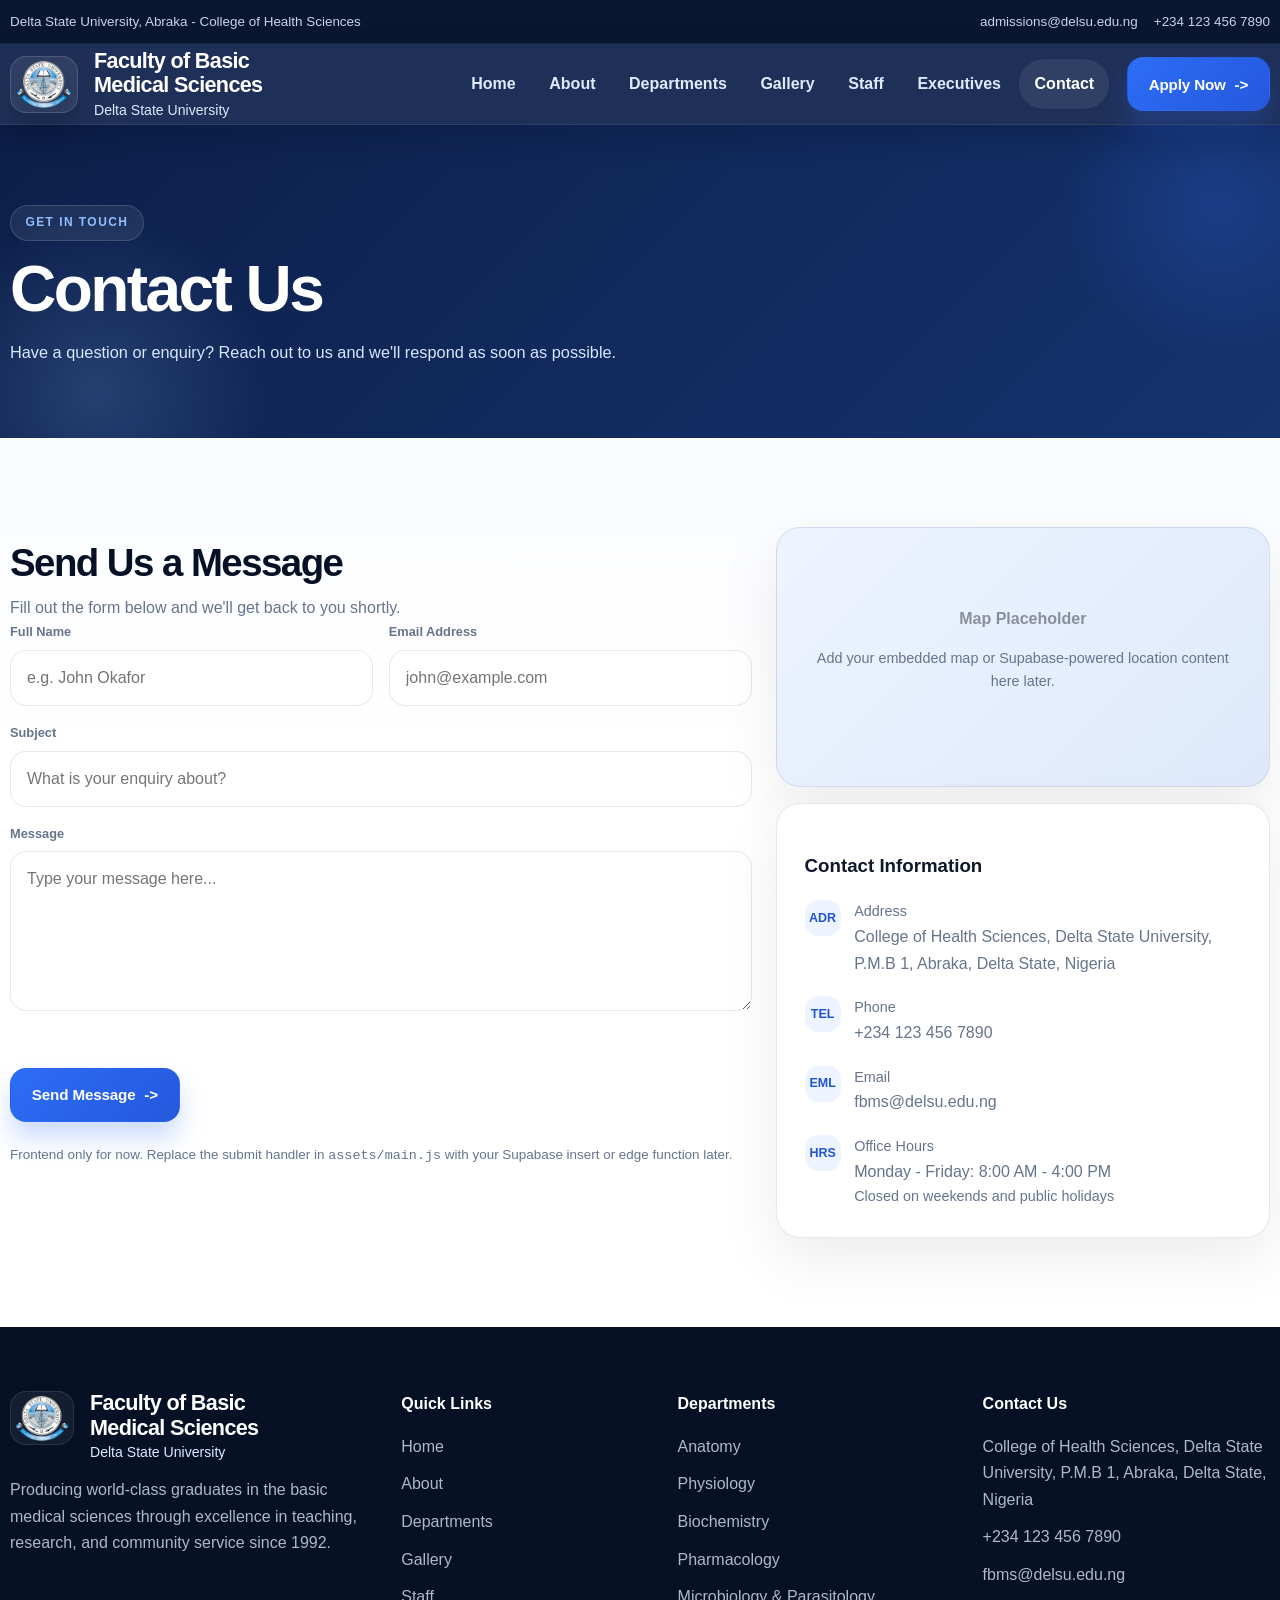
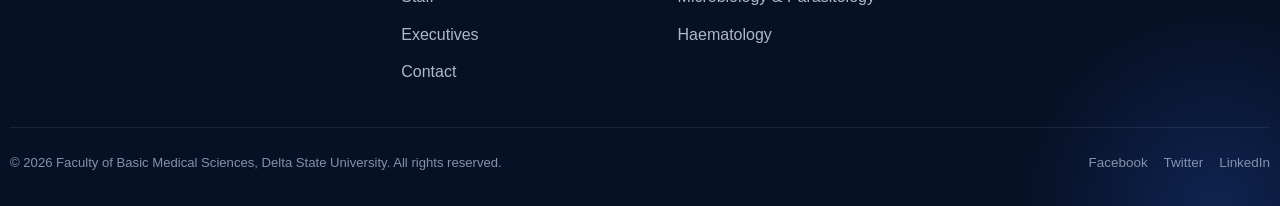
<file: apps/web/contact.html>
<!DOCTYPE html>
<html lang="en">
  <head>
    <meta charset="UTF-8" />
    <meta name="viewport" content="width=device-width, initial-scale=1.0" />
    <title>Contact | Faculty of Basic Medical Sciences</title>
    <link rel="preconnect" href="https://images.pexels.com" crossorigin />
    <link rel="preconnect" href="https://raw.createusercontent.com" crossorigin />
    <link rel="dns-prefetch" href="https://images.pexels.com" />
    <link rel="stylesheet" href="assets/styles.css" />
  </head>
  <body data-page="contact">
    <div id="site-header"></div>
    <main id="page-content"></main>
    <div id="site-footer"></div>
    <script src="assets/data.js"></script>
    <script src="assets/main.js"></script>
  </body>
  </html>
</file>
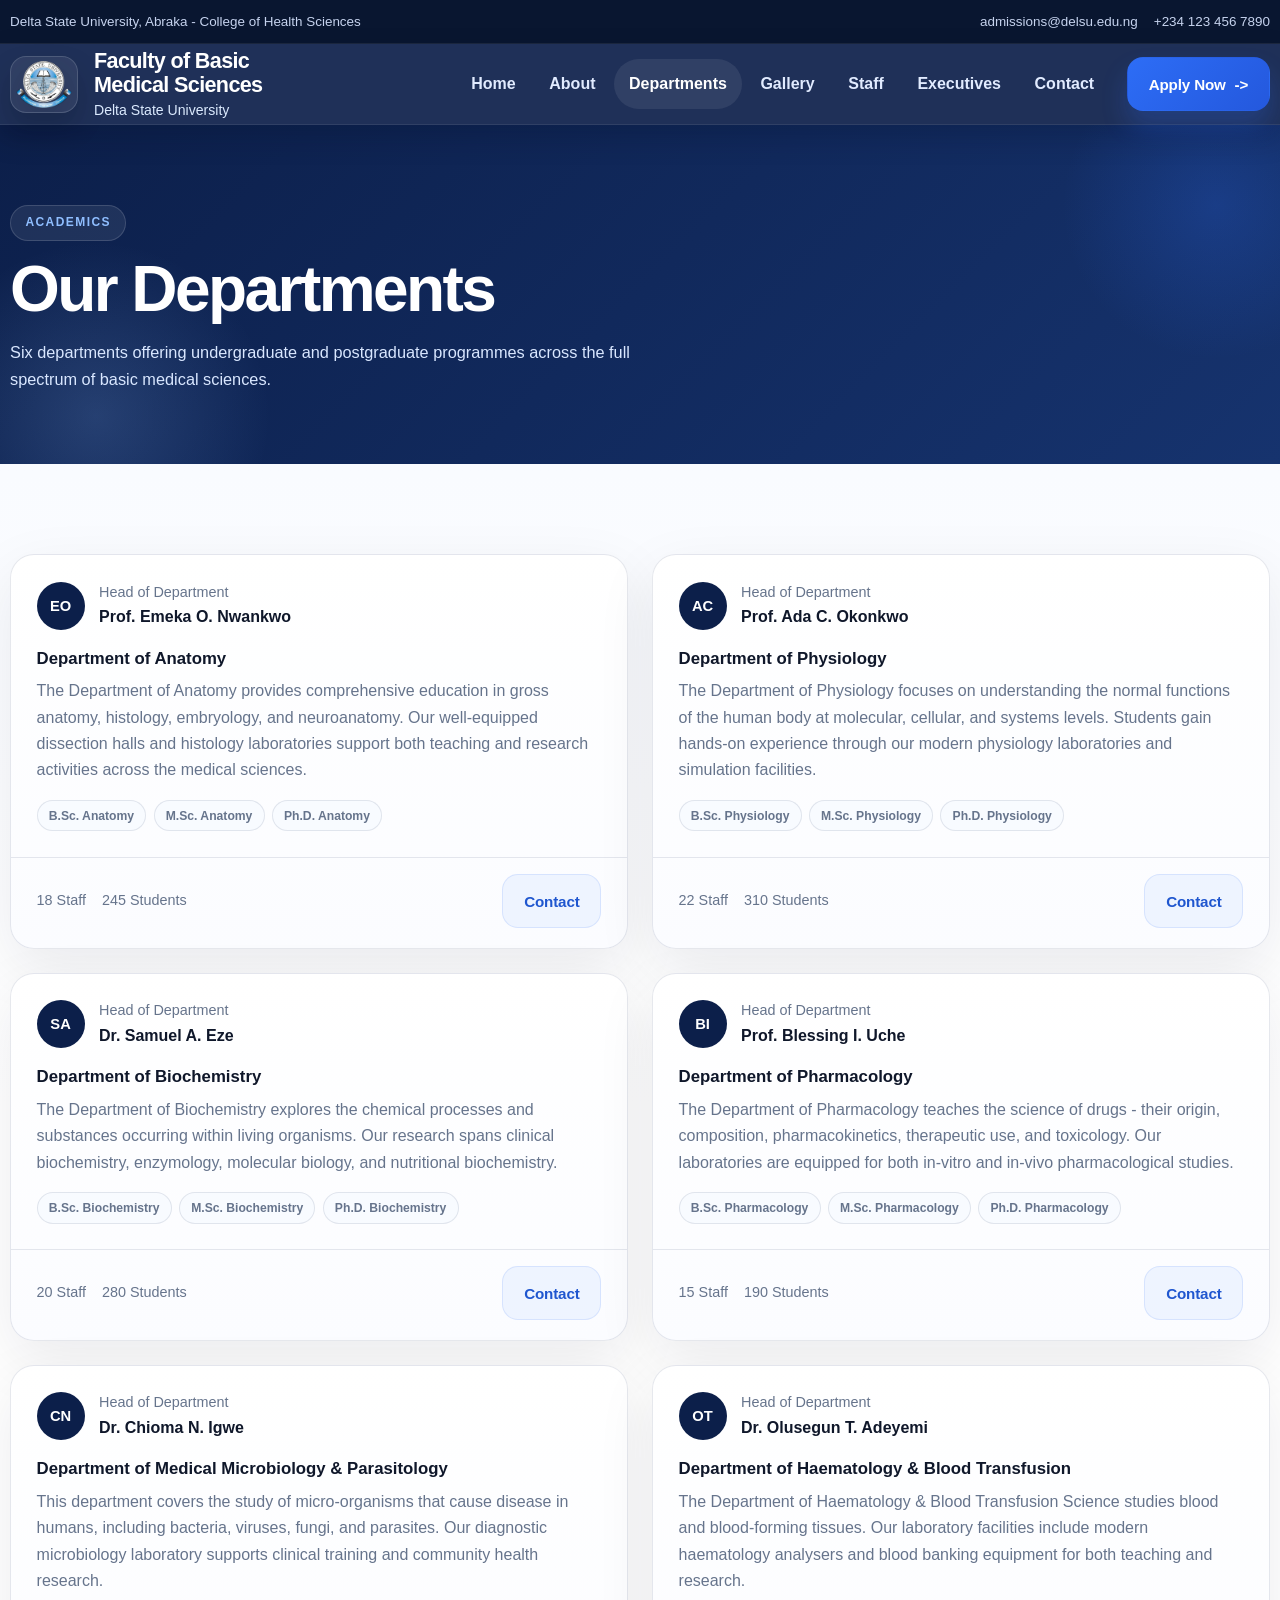
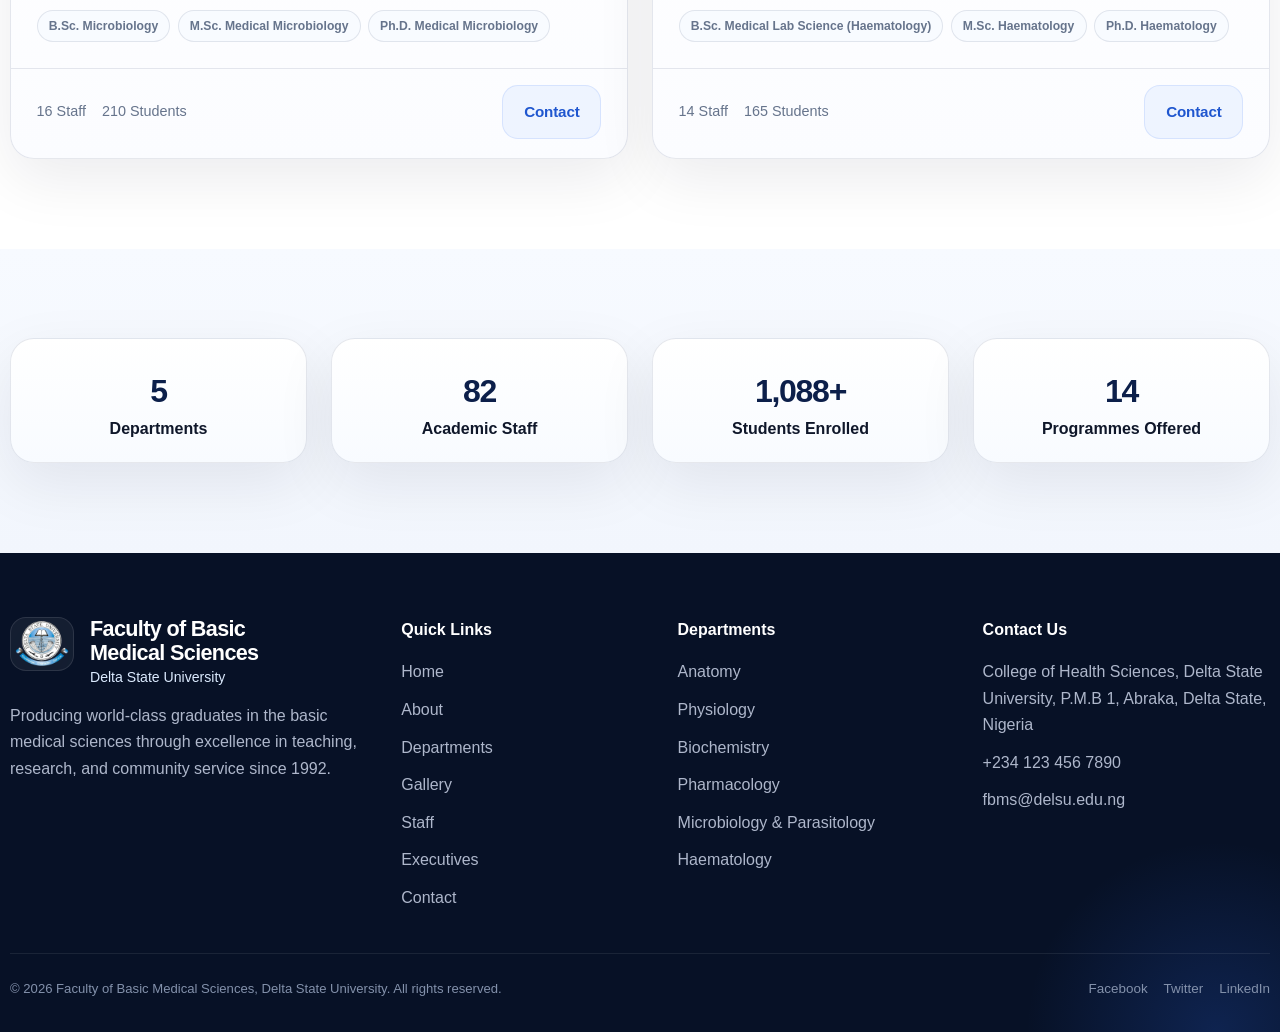
<file: apps/web/departments.html>
<!DOCTYPE html>
<html lang="en">
  <head>
    <meta charset="UTF-8" />
    <meta name="viewport" content="width=device-width, initial-scale=1.0" />
    <title>Departments | Faculty of Basic Medical Sciences</title>
    <link rel="preconnect" href="https://images.pexels.com" crossorigin />
    <link rel="preconnect" href="https://raw.createusercontent.com" crossorigin />
    <link rel="dns-prefetch" href="https://images.pexels.com" />
    <link rel="stylesheet" href="assets/styles.css" />
  </head>
  <body data-page="departments">
    <div id="site-header"></div>
    <main id="page-content"></main>
    <div id="site-footer"></div>
    <script src="assets/data.js"></script>
    <script src="assets/main.js"></script>
  </body>
  </html>
</file>
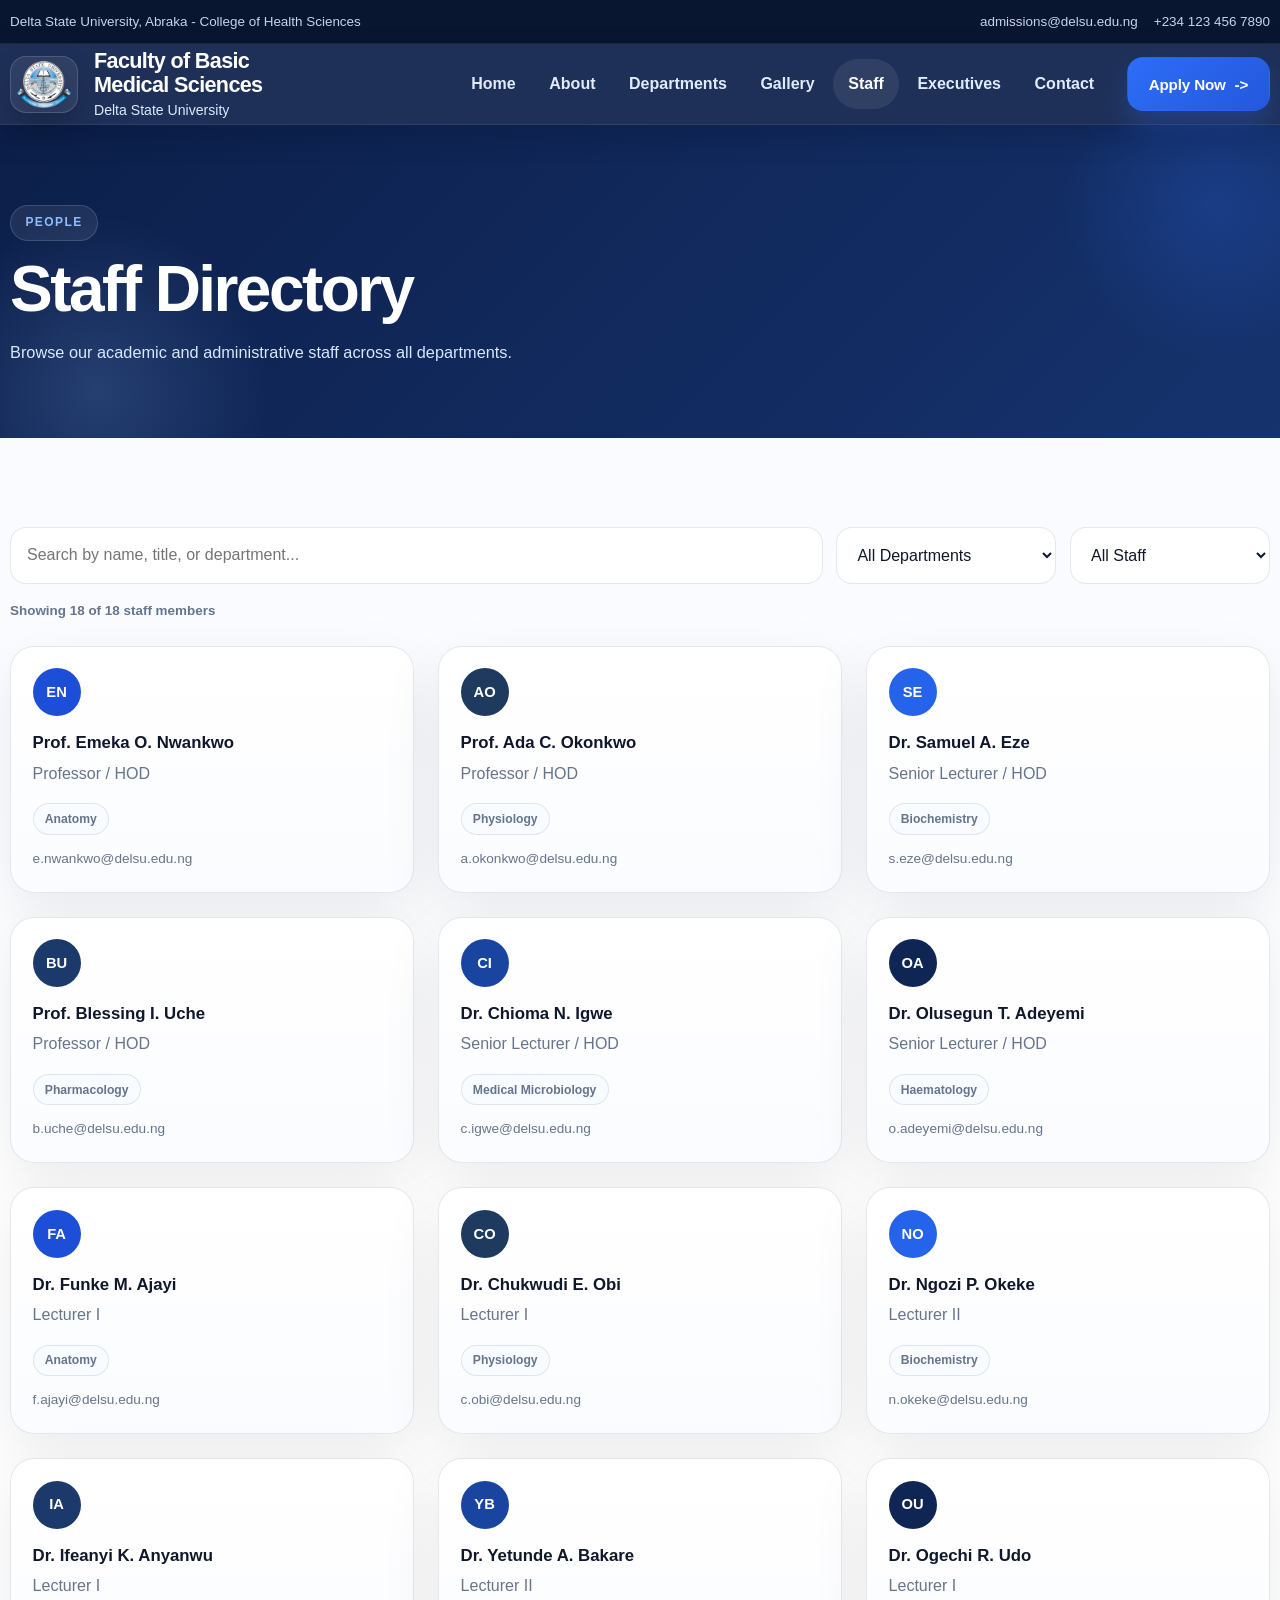
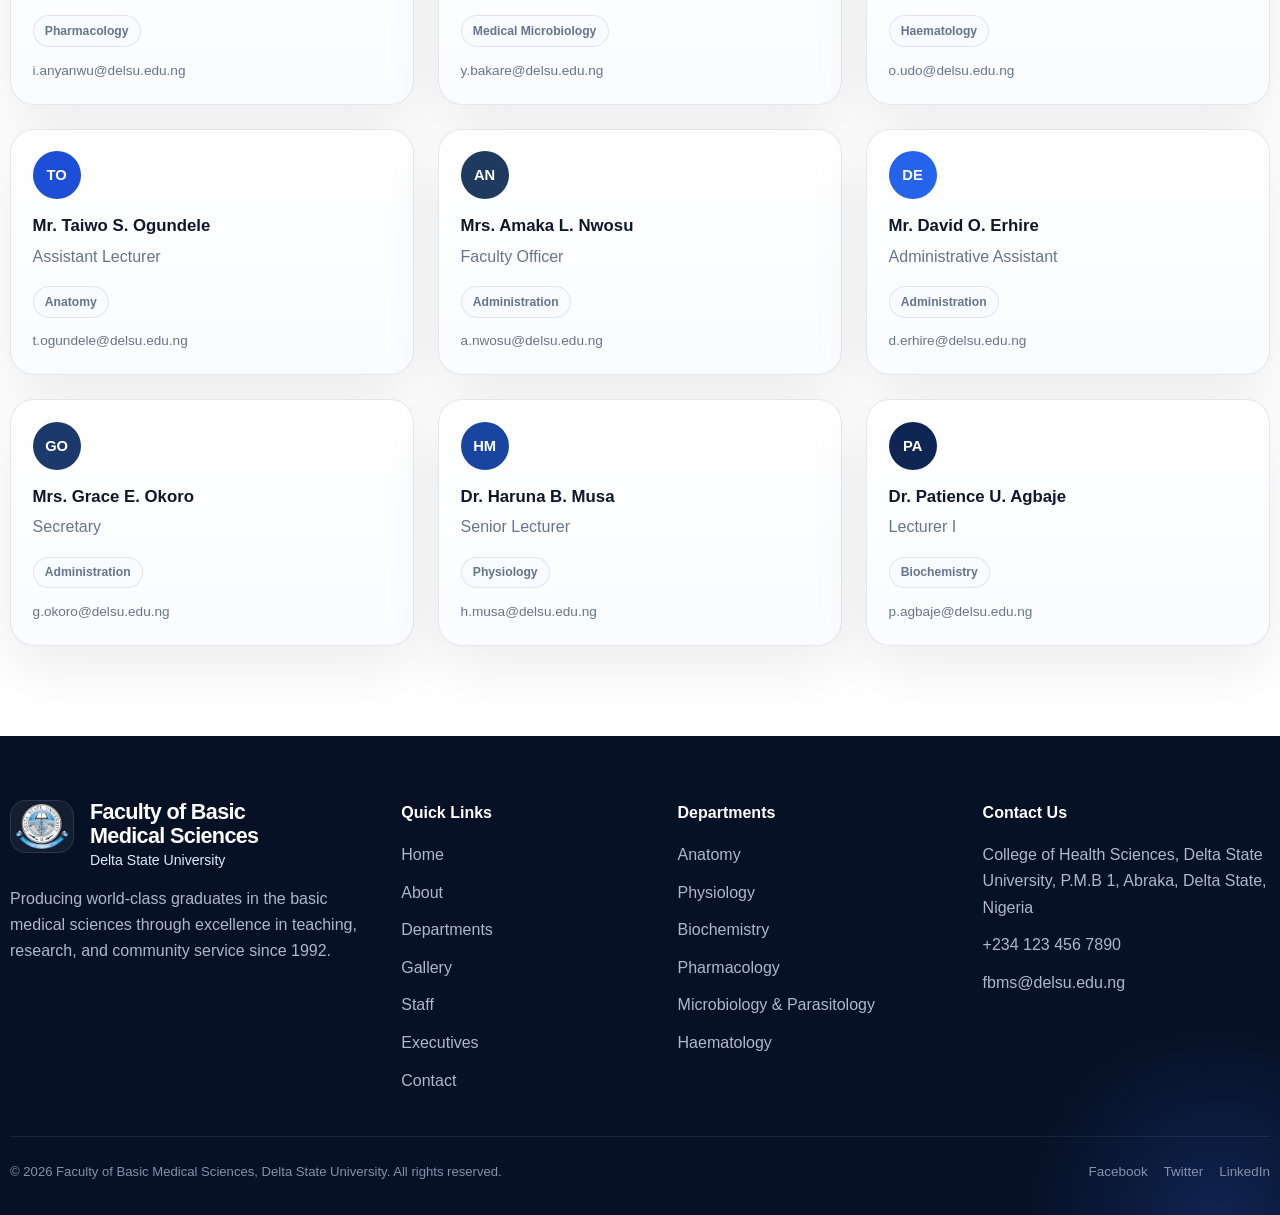
<file: apps/web/staff.html>
<!DOCTYPE html>
<html lang="en">
  <head>
    <meta charset="UTF-8" />
    <meta name="viewport" content="width=device-width, initial-scale=1.0" />
    <title>Staff Directory | Faculty of Basic Medical Sciences</title>
    <link rel="stylesheet" href="assets/styles.css" />
  </head>
  <body data-page="staff">
    <div id="site-header"></div>
    <main id="page-content"></main>
    <div id="site-footer"></div>
    <script src="assets/data.js"></script>
    <script src="assets/main.js"></script>
  </body>
  </html>
</file>
<file: apps/web/assets/styles.css>
:root {
  --navy-deep: #071126;
  --navy: #0c1f4a;
  --navy-soft: #16336e;
  --blue: #2d6df6;
  --blue-strong: #1f56cf;
  --blue-soft: #eef4ff;
  --blue-mid: #8fbeff;
  --blue-light: #dbeafe;
  --sky: #f5f8ff;
  --text: #0f172a;
  --text-soft: #42526b;
  --text-muted: #66748c;
  --line: rgba(15, 37, 84, 0.1);
  --line-strong: rgba(15, 37, 84, 0.16);
  --panel: #ffffff;
  --panel-soft: #f7f9fd;
  --white: #ffffff;
  --success-bg: #f0fdf4;
  --success-line: #bbf7d0;
  --success-text: #166534;
  --shadow: 0 20px 60px rgba(6, 18, 43, 0.08);
  --shadow-lg: 0 24px 70px rgba(6, 18, 43, 0.14);
  --radius-xl: 1.5rem;
  --radius-lg: 1.25rem;
  --radius-md: 1rem;
  --radius-sm: 0.8rem;
  --transition: 180ms ease;
}

*,
*::before,
*::after {
  box-sizing: border-box;
}

html {
  scroll-behavior: smooth;
}

body {
  margin: 0;
  min-width: 320px;
  font-family: Aptos, "Segoe UI", Tahoma, Geneva, Verdana, sans-serif;
  color: var(--text);
  background: linear-gradient(180deg, #f4f8ff 0%, #f9fbff 18%, #ffffff 42%);
  line-height: 1.65;
}

img {
  display: block;
  max-width: 100%;
  height: auto;
}

a {
  color: inherit;
  text-decoration: none;
}

button,
input,
select,
textarea {
  font: inherit;
}

.container {
  width: min(1320px, calc(100% - 1.25rem));
  margin: 0 auto;
}

.section {
  position: relative;
  padding: clamp(4rem, 7vw, 6rem) 0;
}

.section-alt {
  background: linear-gradient(180deg, #f7faff 0%, #f2f6fd 100%);
}

.page-hero {
  position: relative;
  overflow: hidden;
  background: linear-gradient(135deg, var(--navy) 0%, var(--navy-soft) 100%);
  color: var(--white);
}

.page-hero::before {
  content: "";
  position: absolute;
  inset: auto auto -8rem -5rem;
  width: 22rem;
  height: 22rem;
  border-radius: 50%;
  background: radial-gradient(circle, rgba(143, 190, 255, 0.18) 0%, rgba(143, 190, 255, 0) 70%);
}

.page-hero::after {
  content: "";
  position: absolute;
  inset: -5rem -6rem auto auto;
  width: 20rem;
  height: 20rem;
  border-radius: 50%;
  background: radial-gradient(circle, rgba(45, 109, 246, 0.22) 0%, rgba(45, 109, 246, 0) 68%);
}

.page-hero__inner {
  position: relative;
  z-index: 1;
  max-width: 48rem;
  padding: 5rem 0 4.5rem;
}

.page-hero__eyebrow {
  display: inline-block;
  margin-bottom: 1rem;
  padding: 0.45rem 0.9rem;
  border-radius: 999px;
  background: rgba(255, 255, 255, 0.08);
  border: 1px solid rgba(255, 255, 255, 0.14);
  color: var(--blue-mid);
  font-size: 0.75rem;
  font-weight: 700;
  letter-spacing: 0.12em;
  text-transform: uppercase;
}

.page-hero__title {
  margin: 0;
  font-size: clamp(2.4rem, 5vw, 4rem);
  line-height: 1.02;
  letter-spacing: -0.04em;
}

.page-hero__text {
  max-width: 42rem;
  margin: 1rem 0 0;
  color: #d9e7ff;
  font-size: 1.02rem;
}

.utility-bar {
  background: #091630;
  border-bottom: 1px solid rgba(255, 255, 255, 0.08);
  color: #c6d3ee;
}

.utility-bar__inner,
.site-nav__inner {
  display: flex;
  align-items: center;
  justify-content: space-between;
  gap: 1rem;
}

.utility-bar__inner {
  min-height: 2.7rem;
  font-size: 0.84rem;
}

.utility-bar__meta {
  display: flex;
  align-items: center;
  justify-content: flex-end;
  flex-wrap: wrap;
  gap: 1rem;
}

.site-nav {
  position: sticky;
  top: 0;
  z-index: 50;
  background: rgba(12, 31, 74, 0.92);
  border-bottom: 1px solid rgba(255, 255, 255, 0.08);
  box-shadow: 0 12px 28px rgba(5, 15, 36, 0.22);
  backdrop-filter: blur(18px);
}

.site-nav__inner {
  min-height: 5rem;
  gap: 1.5rem;
}

.brand {
  display: inline-flex;
  align-items: center;
  gap: 1rem;
  min-width: 0;
}

.brand--header {
  flex: 0 1 23rem;
  max-width: 23rem;
  color: var(--white);
}

.brand--footer {
  align-items: flex-start;
  color: var(--white);
}

.brand__mark,
.symbol-box,
.avatar {
  display: inline-flex;
  align-items: center;
  justify-content: center;
}

.brand__mark {
  flex: none;
}

.brand__mark--header {
  width: 4.25rem;
  height: 3.55rem;
  padding: 0.25rem;
  border-radius: 1rem;
  background: rgba(255, 255, 255, 0.08);
  border: 1px solid rgba(255, 255, 255, 0.14);
  box-shadow: 0 14px 26px rgba(5, 12, 28, 0.22);
}

.brand__mark--footer {
  width: 4rem;
  height: 3.35rem;
  padding: 0.2rem;
  border-radius: 1rem;
  background: rgba(255, 255, 255, 0.06);
  border: 1px solid rgba(255, 255, 255, 0.1);
}

.brand__mark--image {
  overflow: hidden;
}

.brand__logo {
  width: 100%;
  height: 100%;
  object-fit: contain;
  background: transparent;
  filter: drop-shadow(0 10px 18px rgba(7, 17, 38, 0.26));
}

.brand__text {
  display: flex;
  flex-direction: column;
  min-width: 0;
}

.brand__name {
  margin: 0;
  font-size: clamp(1rem, 0.9vw + 0.7rem, 1.35rem);
  font-weight: 700;
  line-height: 1.12;
  letter-spacing: -0.03em;
  text-wrap: balance;
}

.brand__sub {
  margin: 0.25rem 0 0;
  color: var(--blue-light);
  font-size: 0.88rem;
  line-height: 1.25;
}

.nav-links {
  display: flex;
  align-items: center;
  flex: 1 1 auto;
  min-width: 0;
  justify-content: flex-end;
  flex-wrap: nowrap;
  gap: 0.2rem;
}

.nav-link {
  padding: 0.72rem 0.95rem;
  border-radius: 999px;
  color: #e1ebff;
  font-weight: 600;
  white-space: nowrap;
  transition: color var(--transition), background-color var(--transition), transform var(--transition);
}

.nav-link:hover,
.nav-link.is-active {
  background: rgba(255, 255, 255, 0.08);
  color: var(--white);
}

.nav-cta {
  flex: none;
  margin-left: 0.9rem;
  align-self: center;
}

.button,
.button-secondary,
.button-soft {
  display: inline-flex;
  align-items: center;
  justify-content: center;
  gap: 0.55rem;
  min-height: 3.2rem;
  padding: 0.85rem 1.3rem;
  border-radius: 1rem;
  border: 1px solid transparent;
  font-size: 0.95rem;
  font-weight: 700;
  letter-spacing: -0.01em;
  transition: transform var(--transition), background-color var(--transition), border-color var(--transition),
    box-shadow var(--transition);
}

.button:hover,
.button-secondary:hover,
.button-soft:hover {
  transform: translateY(-2px);
}

.button {
  background: linear-gradient(135deg, var(--blue) 0%, #2458dd 100%);
  color: var(--white);
  box-shadow: 0 16px 26px rgba(45, 109, 246, 0.24);
}

.button-secondary {
  background: rgba(255, 255, 255, 0.06);
  border-color: rgba(255, 255, 255, 0.22);
  color: #edf3ff;
}

.button-soft {
  background: var(--blue-soft);
  border-color: rgba(45, 109, 246, 0.12);
  color: var(--blue-strong);
}

.button-arrow {
  font-weight: 800;
}

.nav-toggle {
  display: none;
  padding: 0.65rem 0.8rem;
  border: 0;
  border-radius: 0.9rem;
  background: rgba(255, 255, 255, 0.08);
  color: var(--white);
  cursor: pointer;
}

.nav-toggle__bars,
.nav-toggle__bars::before,
.nav-toggle__bars::after {
  display: block;
  width: 1.2rem;
  height: 2px;
  background: currentColor;
  border-radius: 999px;
  transition: transform var(--transition), opacity var(--transition);
  content: "";
}

.nav-toggle__bars::before {
  transform: translateY(-0.36rem);
}

.nav-toggle__bars::after {
  transform: translateY(0.24rem);
}

.nav-toggle.is-open .nav-toggle__bars {
  background: transparent;
}

.nav-toggle.is-open .nav-toggle__bars::before {
  transform: translateY(0) rotate(45deg);
}

.nav-toggle.is-open .nav-toggle__bars::after {
  transform: translateY(-2px) rotate(-45deg);
}

.mobile-menu {
  display: none;
  padding: 0.35rem 0 1.15rem;
  background: rgba(8, 22, 49, 0.97);
  border-top: 1px solid rgba(255, 255, 255, 0.1);
}

.mobile-menu.is-open {
  display: block;
}

.mobile-menu__links {
  display: grid;
  gap: 0.2rem;
}

.mobile-link {
  padding: 0.8rem 0;
  color: #dbeafe;
  font-weight: 600;
}

.mobile-link.is-active {
  color: var(--white);
}

.mobile-menu .button {
  width: 100%;
  margin-top: 0.85rem;
}

.home-hero {
  position: relative;
  overflow: hidden;
  min-height: clamp(520px, 70vh, 640px);
  isolation: isolate;
}

.home-hero__media {
  position: absolute;
  inset: 0;
  z-index: -2;
}

.home-hero__slide {
  position: absolute;
  inset: -1.5%;
  z-index: 0;
  overflow: hidden;
  opacity: 0;
  background: #102247;
  filter: blur(18px) saturate(0.96);
  transform: scale(1.06);
  transition: opacity 2.6s ease, filter 2.8s ease, transform 10.4s ease;
  will-change: transform, opacity, filter;
}

.home-hero__slide-image {
  width: 100%;
  height: 100%;
  object-fit: cover;
}

.home-hero__slide:nth-child(odd) {
  transform-origin: center left;
}

.home-hero__slide:nth-child(even) {
  transform-origin: center right;
}

.home-hero__slide.is-active {
  z-index: 2;
  opacity: 1;
  filter: blur(0) saturate(1);
  animation: heroPanZoom 10.2s ease-in-out both;
}

.home-hero__slide.is-leaving {
  z-index: 1;
  opacity: 0;
  filter: blur(16px) saturate(1.04);
}

.home-hero::before {
  content: "";
  position: absolute;
  inset: 0;
  z-index: -1;
  background:
    linear-gradient(
      90deg,
      rgba(7, 17, 38, 0.94) 0%,
      rgba(12, 31, 74, 0.84) 44%,
      rgba(12, 31, 74, 0.62) 100%
    );
}

.home-hero::after {
  content: "";
  position: absolute;
  inset: auto -10rem -8rem auto;
  z-index: -1;
  width: 26rem;
  height: 26rem;
  border-radius: 50%;
  background: radial-gradient(circle, rgba(143, 190, 255, 0.18) 0%, rgba(143, 190, 255, 0) 70%);
}

.home-hero__content {
  position: relative;
  z-index: 1;
  display: flex;
  align-items: flex-start;
  min-height: inherit;
  padding: clamp(4rem, 8vw, 5.35rem) 0 clamp(2.2rem, 4vw, 3.35rem);
  color: var(--white);
}

.home-hero__shell {
  max-width: 44rem;
}

.badge {
  display: inline-flex;
  align-items: center;
  gap: 0.55rem;
  padding: 0.45rem 0.9rem;
  border-radius: 999px;
  font-size: 0.78rem;
  font-weight: 700;
  letter-spacing: 0.02em;
}

.badge--hero {
  margin-bottom: 1.7rem;
  background: rgba(45, 109, 246, 0.18);
  border: 1px solid rgba(173, 207, 255, 0.24);
  color: #a9c9ff;
  backdrop-filter: blur(8px);
}

.badge--light {
  border: 1px solid rgba(45, 109, 246, 0.12);
  background: var(--blue-soft);
  color: var(--blue-strong);
}

.badge__dot {
  width: 0.5rem;
  height: 0.5rem;
  border-radius: 999px;
  background: #34d399;
}

.home-hero__title {
  max-width: 45rem;
  min-height: 1.8em;
  margin: 0;
  font-size: clamp(2.8rem, 5vw, 5.15rem);
  line-height: 0.98;
  letter-spacing: -0.05em;
}

.home-hero__subtitle {
  max-width: 42rem;
  min-height: 2.2em;
  margin: 0.85rem 0 0;
  color: #e1ebff;
  font-size: clamp(1.15rem, 2vw, 1.75rem);
  line-height: 1.24;
}

.home-hero__text {
  max-width: 37rem;
  margin: 0.7rem 0 0;
  color: #bfd4ff;
  font-size: 1.02rem;
}

.button-row {
  display: flex;
  flex-wrap: wrap;
  gap: 0.9rem;
  margin-top: 2rem;
}

.js-typing {
  position: relative;
}

.js-typing.is-typing::after,
.js-typing.is-complete::after {
  content: "";
  display: inline-block;
  width: 0.08em;
  height: 0.9em;
  margin-left: 0.08em;
  vertical-align: -0.08em;
  background: currentColor;
  animation: typingCursor 0.9s steps(1) infinite;
}

.hero-stats {
  display: grid;
  grid-template-columns: repeat(3, minmax(0, 1fr));
  gap: 1rem;
  max-width: 50rem;
  margin-top: 1.75rem;
}

.hero-stat {
  padding: 1rem 1.1rem;
  border-radius: 1.15rem;
  background: rgba(8, 22, 49, 0.34);
  border: 1px solid rgba(255, 255, 255, 0.14);
  box-shadow: 0 20px 32px rgba(0, 0, 0, 0.12);
  backdrop-filter: blur(14px);
}

.hero-stat__value {
  font-size: 1.45rem;
  font-weight: 800;
  line-height: 1.1;
}

.hero-stat__label {
  margin-top: 0.25rem;
  font-weight: 700;
  color: #dbeafe;
}

.hero-stat__desc {
  margin-top: 0.35rem;
  color: #9fb8e5;
  font-size: 0.82rem;
  line-height: 1.5;
}

.home-overview {
  display: grid;
  grid-template-columns: minmax(0, 1.02fr) minmax(320px, 0.98fr);
  gap: 1.75rem;
  align-items: start;
}

.home-overview__intro {
  height: 100%;
}

.home-overview__links {
  display: grid;
  gap: 1rem;
}

.grid-two,
.grid-three,
.grid-four,
.staff-grid {
  display: grid;
  gap: 1.5rem;
}

.grid-two {
  grid-template-columns: repeat(2, minmax(0, 1fr));
  align-items: start;
  gap: 1.75rem;
}

.grid-three {
  grid-template-columns: repeat(3, minmax(0, 1fr));
}

.grid-four {
  grid-template-columns: repeat(4, minmax(0, 1fr));
}

.section-heading {
  margin: 0.9rem 0 0;
  color: var(--navy-deep);
  font-size: clamp(2rem, 3vw, 3rem);
  line-height: 1.08;
  letter-spacing: -0.04em;
}

.section-subtitle {
  max-width: 42rem;
  margin: 0.75rem 0 0;
  color: var(--text-muted);
}

.section-copy {
  color: var(--text-soft);
}

.small-text,
.card-link__desc,
.department-card__desc,
.news-row__text,
.staff-card__meta,
.gallery-card__tag,
.contact-text {
  color: var(--text-muted);
}

.small-text {
  font-size: 0.9rem;
}

.card,
.panel-card,
.news-row,
.staff-card,
.gallery-card,
.contact-panel,
.department-card,
.summary-tile,
.timeline-row {
  border: 1px solid var(--line);
  border-radius: var(--radius-xl);
  background: var(--panel);
}

.card,
.panel-card,
.contact-panel,
.department-card,
.summary-tile,
.staff-card,
.gallery-card {
  box-shadow: var(--shadow);
}

.card,
.panel-card,
.contact-panel {
  padding: 1.75rem;
}

.card-link {
  display: block;
  height: 100%;
  padding: 1.45rem 1.5rem;
  background: linear-gradient(180deg, #ffffff 0%, #fbfcff 100%);
  transition: transform var(--transition), border-color var(--transition), box-shadow var(--transition);
}

.card-link:hover,
.department-card:hover,
.gallery-card:hover,
.staff-card:hover,
.executive-card:hover {
  transform: translateY(-4px);
  border-color: rgba(45, 109, 246, 0.22);
  box-shadow: var(--shadow-lg);
}

.card-link__head,
.news-row__head {
  display: flex;
  align-items: flex-start;
  justify-content: space-between;
  gap: 1rem;
}

.card-link__title,
.department-card__title,
.news-row__title,
.staff-card__name,
.gallery-card__title {
  margin: 0;
  font-size: 1.05rem;
  font-weight: 700;
  line-height: 1.35;
}

.card-link__desc,
.department-card__desc,
.news-row__text {
  margin: 0.5rem 0 0;
}

.feature-icon,
.symbol-box {
  width: 2.85rem;
  height: 2.85rem;
  border-radius: 0.95rem;
  background: linear-gradient(180deg, #eef4ff 0%, #dbeafe 100%);
  color: var(--blue-strong);
  font-size: 0.8rem;
  font-weight: 800;
  letter-spacing: 0.05em;
}

.stats-header {
  max-width: 42rem;
  margin: 0 auto 2.5rem;
  text-align: center;
}

.stats-card {
  padding: 1.65rem;
  text-align: left;
}

.stats-card__value,
.summary-tile__value {
  margin-top: 1rem;
  color: var(--navy);
  font-size: 2rem;
  font-weight: 800;
  line-height: 1.05;
  letter-spacing: -0.04em;
}

.stats-card__label,
.summary-tile__label {
  margin-top: 0.45rem;
  font-weight: 700;
}

.news-header {
  display: flex;
  align-items: flex-end;
  justify-content: space-between;
  gap: 1rem;
  margin-bottom: 1.75rem;
}

.news-list {
  display: grid;
  gap: 1rem;
}

.news-row {
  display: grid;
  grid-template-columns: 9rem minmax(0, 1fr) auto;
  gap: 1.35rem;
  padding: 1.35rem 1.4rem;
}

.news-row__title {
  margin-top: 0.65rem;
}

.news-row__text {
  margin-top: 0.45rem;
}

.chip {
  display: inline-flex;
  align-items: center;
  gap: 0.35rem;
  padding: 0.3rem 0.7rem;
  border-radius: 999px;
  border: 1px solid var(--line);
  background: #f8fbff;
  color: var(--text-muted);
  font-size: 0.76rem;
  font-weight: 700;
}

.cta-band {
  position: relative;
  overflow: hidden;
  background: linear-gradient(135deg, #0d1d42 0%, #16336e 100%);
  color: var(--white);
  text-align: center;
}

.cta-band::before {
  content: "";
  position: absolute;
  inset: auto auto -10rem -8rem;
  width: 24rem;
  height: 24rem;
  border-radius: 50%;
  background: radial-gradient(circle, rgba(143, 190, 255, 0.18) 0%, rgba(143, 190, 255, 0) 70%);
}

.cta-band .container {
  position: relative;
  z-index: 1;
}

.cta-band__text {
  max-width: 35rem;
  margin: 1rem auto 0;
  color: #c8dcff;
}

.dean-photo {
  overflow: hidden;
  padding: 0;
}

.dean-photo img,
.dean-photo__image {
  width: 100%;
  aspect-ratio: 4 / 5;
  object-fit: cover;
}

.dean-photo__caption {
  padding: 1.2rem 1.5rem;
  border-top: 1px solid var(--line);
}

.values-grid,
.departments-grid,
.summary-grid,
.contact-grid {
  display: grid;
  gap: 1.5rem;
}

.values-grid {
  grid-template-columns: repeat(3, minmax(0, 1fr));
}

.timeline {
  display: grid;
  gap: 1rem;
  margin-top: 1.8rem;
}

.timeline-row {
  display: grid;
  grid-template-columns: auto 1fr;
  gap: 1rem;
  align-items: start;
  padding: 1.2rem 1.35rem;
}

.timeline-year {
  min-width: 3.4rem;
  padding: 0.4rem 0.75rem;
  border-radius: 999px;
  background: var(--blue-soft);
  color: var(--blue-strong);
  border: 1px solid rgba(45, 109, 246, 0.12);
  font-size: 0.8rem;
  font-weight: 800;
  text-align: center;
}

.departments-grid {
  grid-template-columns: repeat(2, minmax(0, 1fr));
}

.department-card {
  display: flex;
  flex-direction: column;
  overflow: hidden;
  background: linear-gradient(180deg, #ffffff 0%, #fbfcff 100%);
}

.department-card__body {
  padding: 1.6rem;
}

.department-card__head {
  display: flex;
  gap: 0.9rem;
  align-items: center;
  margin-bottom: 1.05rem;
}

.avatar {
  width: 3rem;
  height: 3rem;
  border-radius: 999px;
  background: var(--navy);
  color: var(--white);
  font-size: 0.92rem;
  font-weight: 800;
}

.programme-list {
  display: flex;
  flex-wrap: wrap;
  gap: 0.45rem;
  margin-top: 1rem;
}

.department-card__footer {
  display: flex;
  align-items: center;
  justify-content: space-between;
  gap: 0.8rem;
  margin-top: auto;
  padding: 1rem 1.6rem 1.2rem;
  border-top: 1px solid var(--line);
}

.department-card__stats {
  display: flex;
  flex-wrap: wrap;
  gap: 1rem;
}

.summary-grid {
  grid-template-columns: repeat(4, minmax(0, 1fr));
}

.summary-tile {
  padding: 1.25rem;
  text-align: center;
  background: linear-gradient(180deg, #ffffff 0%, #f8fbff 100%);
}

.filter-row {
  display: flex;
  flex-wrap: wrap;
  gap: 0.75rem;
  padding-bottom: 1.25rem;
  border-bottom: 1px solid var(--line);
  margin-bottom: 2rem;
}

.filter-button {
  padding: 0.72rem 1rem;
  border: 1px solid transparent;
  border-radius: 999px;
  background: transparent;
  color: var(--text-muted);
  font-weight: 600;
  cursor: pointer;
  transition: background-color var(--transition), color var(--transition), border-color var(--transition);
}

.filter-button:hover {
  background: var(--blue-soft);
  color: var(--blue-strong);
}

.filter-button.is-active {
  background: var(--navy);
  color: var(--white);
}

.gallery-grid {
  columns: 3 280px;
  column-gap: 1.1rem;
}

.gallery-card {
  break-inside: avoid;
  overflow: hidden;
  margin-bottom: 1.1rem;
}

.gallery-card__media {
  position: relative;
  overflow: hidden;
  background: #e7edf6;
}

.gallery-card__image,
.gallery-card__fallback {
  width: 100%;
  height: 100%;
}

.gallery-card__image {
  position: absolute;
  inset: 0;
  object-fit: cover;
  transition: transform 300ms ease;
}

.gallery-card:hover .gallery-card__image {
  transform: scale(1.04);
}

.gallery-card__fallback {
  display: flex;
  align-items: center;
  justify-content: center;
  padding: 1rem;
  text-align: center;
  min-height: inherit;
}

.gallery-card__badge {
  position: absolute;
  top: 0.9rem;
  right: 0.9rem;
  z-index: 1;
  padding: 0.3rem 0.6rem;
  border-radius: 999px;
  background: rgba(15, 23, 42, 0.72);
  color: var(--white);
  font-size: 0.7rem;
  font-weight: 700;
  letter-spacing: 0.04em;
  text-transform: uppercase;
}

.gallery-card__symbol {
  font-size: 0.82rem;
  font-weight: 800;
  letter-spacing: 0.08em;
  color: rgba(0, 0, 0, 0.28);
}

.gallery-card__body {
  padding: 1rem 1.1rem 1.15rem;
}

.search-filter-bar {
  display: grid;
  grid-template-columns: minmax(0, 1.3fr) 220px 200px;
  gap: 0.85rem;
  margin-bottom: 1rem;
}

.search-input,
.select-input,
.text-input,
.textarea-input {
  width: 100%;
  padding: 0.88rem 1rem;
  border: 1px solid var(--line);
  border-radius: 1rem;
  background: rgba(255, 255, 255, 0.92);
  color: var(--text);
  outline: none;
  transition: border-color var(--transition), box-shadow var(--transition);
}

.search-input:focus,
.select-input:focus,
.text-input:focus,
.textarea-input:focus {
  border-color: rgba(45, 109, 246, 0.42);
  box-shadow: 0 0 0 4px rgba(45, 109, 246, 0.12);
}

.staff-count {
  margin: 0 0 1.5rem;
  color: var(--text-muted);
  font-size: 0.84rem;
  font-weight: 700;
}

.staff-grid {
  grid-template-columns: repeat(3, minmax(0, 1fr));
}

.staff-card {
  padding: 1.35rem;
  background: linear-gradient(180deg, #ffffff 0%, #fbfcff 100%);
}

.staff-card__name {
  margin-top: 1rem;
}

.staff-card__meta {
  margin: 0.35rem 0 0;
}

.staff-card__pill {
  margin: 1rem 0 0.8rem;
}

.staff-card__email {
  font-size: 0.85rem;
  color: var(--text-muted);
}

.executive-metrics,
.executives-grid {
  display: grid;
  gap: 1.25rem;
}

.executive-metrics {
  grid-template-columns: repeat(3, minmax(0, 1fr));
  margin-top: 1.6rem;
}

.executive-metric {
  padding: 1rem 1.05rem;
  border: 1px solid var(--line);
  border-radius: 1.1rem;
  background: linear-gradient(180deg, #ffffff 0%, #f7faff 100%);
}

.executive-metric__value {
  color: var(--navy);
  font-size: 1.8rem;
  font-weight: 800;
  line-height: 1.05;
  letter-spacing: -0.04em;
}

.executive-metric__label {
  margin-top: 0.4rem;
  font-weight: 700;
}

.executive-metric__desc {
  margin-top: 0.4rem;
  color: var(--text-muted);
  font-size: 0.86rem;
}

.executive-side-panel {
  background: linear-gradient(180deg, #ffffff 0%, #f9fbff 100%);
}

.executive-focus-list {
  display: grid;
  gap: 1.15rem;
  margin-top: 1.25rem;
}

.executive-focus-item {
  padding-bottom: 1rem;
  border-bottom: 1px solid var(--line);
}

.executive-focus-item:last-child {
  padding-bottom: 0;
  border-bottom: 0;
}

.executive-focus-item p {
  margin: 0.45rem 0 0;
}

.executives-grid {
  grid-template-columns: repeat(3, minmax(0, 1fr));
}

.executive-card {
  display: flex;
  flex-direction: column;
  gap: 0.9rem;
  padding: 1.45rem;
  border: 1px solid var(--line);
  border-radius: var(--radius-xl);
  background: linear-gradient(180deg, #ffffff 0%, #fbfcff 100%);
  box-shadow: var(--shadow);
  transition: transform var(--transition), border-color var(--transition), box-shadow var(--transition);
}

.executive-card__trigger {
  width: 100%;
  padding: 0;
  border: 0;
  background: transparent;
  color: inherit;
  text-align: left;
  cursor: pointer;
}

.executive-card__trigger:hover .executive-card__name,
.executive-card__trigger:focus-visible .executive-card__name {
  color: var(--blue-strong);
}

.executive-card__trigger:focus-visible {
  outline: 3px solid rgba(45, 109, 246, 0.18);
  outline-offset: 6px;
  border-radius: 0.9rem;
}

.executive-card__top {
  display: flex;
  align-items: flex-start;
  justify-content: space-between;
  gap: 0.9rem;
}

.executive-card__role {
  flex: none;
}

.executive-card__name {
  margin: 0;
  font-size: 1.08rem;
  font-weight: 700;
  line-height: 1.35;
}

.executive-card__meta {
  margin: -0.15rem 0 0;
  color: var(--text-muted);
}

.executive-card__focus {
  margin: 0;
  color: var(--text-soft);
}

.executive-card__contact {
  margin-top: auto;
  padding-top: 1rem;
  border-top: 1px solid var(--line);
}

.executive-card__contact a {
  color: var(--blue-strong);
  font-weight: 700;
  word-break: break-word;
}

.executive-cta {
  text-align: center;
}

.executive-cta .section-subtitle {
  margin-left: auto;
  margin-right: auto;
}

body.modal-open {
  overflow: hidden;
}

.executive-modal {
  position: fixed;
  inset: 0;
  z-index: 90;
  display: grid;
  place-items: center;
  padding: 1rem;
}

.executive-modal[hidden] {
  display: none;
}

.executive-modal__backdrop {
  position: absolute;
  inset: 0;
  background: rgba(7, 17, 38, 0.72);
  backdrop-filter: blur(16px);
}

.executive-modal__dialog {
  position: relative;
  z-index: 1;
  display: grid;
  grid-template-columns: minmax(260px, 0.9fr) minmax(0, 1.1fr);
  width: min(920px, calc(100vw - 2rem));
  max-height: min(88vh, 780px);
  overflow: auto;
  border-radius: 1.6rem;
  background: #ffffff;
  box-shadow: 0 28px 80px rgba(5, 15, 36, 0.28);
}

.executive-modal__close {
  position: absolute;
  top: 1rem;
  right: 1rem;
  z-index: 2;
  width: 2.8rem;
  height: 2.8rem;
  border: 0;
  border-radius: 999px;
  background: rgba(7, 17, 38, 0.08);
  color: var(--navy-deep);
  font-size: 1.2rem;
  cursor: pointer;
}

.executive-modal__media {
  min-height: 100%;
  background: linear-gradient(180deg, #dde8fb 0%, #f4f7ff 100%);
}

.executive-modal__image {
  width: 100%;
  height: 100%;
  min-height: 100%;
  object-fit: cover;
}

.executive-modal__content {
  display: flex;
  flex-direction: column;
  align-items: flex-start;
  padding: 2rem 2rem 2.15rem;
}

.executive-modal__title {
  margin: 1rem 0 0;
  color: var(--navy-deep);
  font-size: clamp(1.8rem, 4vw, 2.4rem);
  line-height: 1.05;
  letter-spacing: -0.04em;
}

.executive-modal__meta {
  margin: 0.65rem 0 0;
  color: var(--text-muted);
  font-size: 0.98rem;
  font-weight: 700;
}

.executive-modal__text {
  margin: 1rem 0 0;
  color: var(--text-soft);
}

.executive-modal__button {
  margin-top: 1.6rem;
}

.contact-grid {
  grid-template-columns: minmax(0, 1.2fr) minmax(300px, 0.8fr);
}

.contact-form {
  display: grid;
  gap: 1rem;
}

.contact-form__two {
  display: grid;
  grid-template-columns: repeat(2, minmax(0, 1fr));
  gap: 1rem;
}

.form-label {
  display: block;
  margin-bottom: 0.45rem;
  color: var(--text-muted);
  font-size: 0.8rem;
  font-weight: 700;
}

.textarea-input {
  min-height: 10rem;
  resize: vertical;
}

.form-status {
  display: none;
  margin-bottom: 1rem;
  padding: 0.95rem 1rem;
  border-radius: 1rem;
  border: 1px solid var(--success-line);
  background: var(--success-bg);
  color: var(--success-text);
}

.form-status.is-visible {
  display: block;
}

.form-note {
  margin: 0.35rem 0 0;
  color: var(--text-muted);
  font-size: 0.84rem;
}

.map-placeholder {
  display: flex;
  align-items: center;
  justify-content: center;
  min-height: 260px;
  background: linear-gradient(135deg, #eef4ff 0%, #dde9fb 100%);
  color: rgba(0, 0, 0, 0.4);
  text-align: center;
}

.contact-stack {
  display: grid;
  gap: 1rem;
}

.contact-list {
  display: grid;
  gap: 1.2rem;
}

.contact-item {
  display: grid;
  grid-template-columns: 2.25rem 1fr;
  gap: 0.85rem;
  align-items: start;
}

.contact-item__icon {
  width: 2.25rem;
  height: 2.25rem;
  border-radius: 0.85rem;
  background: var(--blue-soft);
  color: var(--blue-strong);
  display: inline-flex;
  align-items: center;
  justify-content: center;
  font-size: 0.78rem;
  font-weight: 800;
}

.footer {
  position: relative;
  overflow: hidden;
  background: #071126;
  color: var(--white);
}

.footer::before {
  content: "";
  position: absolute;
  inset: auto -8rem -12rem auto;
  width: 24rem;
  height: 24rem;
  border-radius: 50%;
  background: radial-gradient(circle, rgba(45, 109, 246, 0.2) 0%, rgba(45, 109, 246, 0) 70%);
}

.footer .container {
  position: relative;
  z-index: 1;
}

.footer__top {
  display: grid;
  grid-template-columns: 1.25fr 0.85fr 0.95fr 1fr;
  gap: 2rem;
  padding: 4rem 0 2.6rem;
}

.footer__heading {
  margin: 0 0 1rem;
  font-size: 1rem;
}

.footer__links {
  display: grid;
  gap: 0.7rem;
}

.footer__text,
.footer__links a,
.footer__links span {
  color: #aeb7cb;
}

.footer__text {
  max-width: 24rem;
}

.footer__links a:hover {
  color: #ffffff;
}

.footer__bottom {
  display: flex;
  align-items: center;
  justify-content: space-between;
  gap: 1rem;
  padding: 1.5rem 0 2rem;
  border-top: 1px solid rgba(255, 255, 255, 0.08);
}

.footer__bottom p {
  margin: 0;
  color: #8391ab;
  font-size: 0.82rem;
}

.social-links {
  display: flex;
  flex-wrap: wrap;
  gap: 1rem;
}

.social-links a {
  color: #8391ab;
  font-size: 0.84rem;
}

.social-links a:hover {
  color: #ffffff;
}

.empty-state {
  padding: 4rem 1rem;
  border: 1px dashed var(--line);
  border-radius: var(--radius-xl);
  background: rgba(255, 255, 255, 0.72);
  text-align: center;
  color: var(--text-muted);
}

@keyframes heroPanZoom {
  0% {
    transform: scale(1.03) translate3d(0, 0, 0);
  }

  50% {
    transform: scale(1.075) translate3d(1.2%, -0.6%, 0);
  }

  100% {
    transform: scale(1.05) translate3d(-0.8%, 0.7%, 0);
  }
}

@keyframes typingCursor {
  0%,
  49% {
    opacity: 1;
  }

  50%,
  100% {
    opacity: 0;
  }
}

@media (prefers-reduced-motion: reduce) {
  .home-hero__slide {
    transition: none;
    animation: none !important;
    transform: none;
    filter: none;
  }

  .js-typing.is-typing::after,
  .js-typing.is-complete::after {
    animation: none;
  }
}

@media (max-width: 1180px) {
  .grid-four,
  .summary-grid {
    grid-template-columns: repeat(2, minmax(0, 1fr));
  }

  .staff-grid,
  .executives-grid {
    grid-template-columns: repeat(2, minmax(0, 1fr));
  }

  .footer__top {
    grid-template-columns: repeat(2, minmax(0, 1fr));
  }
}

@media (max-width: 1024px) {
  .home-overview,
  .grid-two,
  .contact-grid {
    grid-template-columns: 1fr;
  }

  .values-grid,
  .departments-grid {
    grid-template-columns: repeat(2, minmax(0, 1fr));
  }

  .executive-metrics {
    grid-template-columns: 1fr;
  }

  .search-filter-bar {
    grid-template-columns: minmax(0, 1fr) 1fr 1fr;
  }

  .news-row {
    grid-template-columns: 8rem minmax(0, 1fr);
  }

  .news-row > div:last-child {
    display: none;
  }

  .executive-modal__dialog {
    grid-template-columns: 1fr;
  }

  .executive-modal__media {
    min-height: 280px;
  }
}

@media (max-width: 900px) {
  .utility-bar {
    display: none;
  }

  .nav-links {
    display: none;
  }

  .nav-toggle {
    display: inline-flex;
  }

  .site-nav__inner {
    min-height: 4.8rem;
  }

  .brand--header {
    max-width: calc(100% - 4.25rem);
  }

  .page-hero__inner {
    padding: 4.25rem 0 4rem;
  }

  .search-filter-bar,
  .contact-form__two {
    grid-template-columns: 1fr;
  }

  .hero-stats,
  .grid-three,
  .executives-grid {
    grid-template-columns: 1fr;
  }

  .hero-stats {
    max-width: 28rem;
  }

  .news-row {
    grid-template-columns: 1fr;
  }

  .news-header,
  .footer__bottom {
    flex-direction: column;
    align-items: flex-start;
  }
}

@media (max-width: 720px) {
  .container {
    width: min(1320px, calc(100% - 0.9rem));
  }

  .section {
    padding: 3.75rem 0;
  }

  .page-hero__inner {
    padding: 3.8rem 0 3.35rem;
  }

  .home-hero {
    min-height: 470px;
  }

  .home-hero__content {
    align-items: flex-start;
    padding: 4rem 0 2.4rem;
  }

  .home-hero__title {
    font-size: clamp(2.45rem, 10vw, 3.6rem);
    min-height: 2.05em;
  }

  .home-hero__subtitle {
    font-size: 1.08rem;
    min-height: 2.5em;
  }

  .home-hero__slide {
    background-position: 60% center;
  }

  .brand__mark--header {
    width: 3.7rem;
    height: 3.1rem;
  }

  .site-nav .brand__text {
    display: none;
  }

  .grid-four,
  .values-grid,
  .departments-grid,
  .summary-grid,
  .staff-grid,
  .executive-metrics,
  .footer__top {
    grid-template-columns: 1fr;
  }

  .button-row {
    align-items: stretch;
  }

  .button-row .button,
  .button-row .button-secondary,
  .button-row .button-soft {
    width: 100%;
  }

  .card,
  .panel-card,
  .contact-panel {
    padding: 1.45rem;
  }

  .footer__top {
    padding-top: 3.25rem;
  }

  .executive-modal {
    padding: 0.7rem;
  }

  .executive-modal__content {
    padding: 1.4rem 1.2rem 1.5rem;
  }
}

@media (max-width: 560px) {
  .brand__mark--footer {
    width: 3.5rem;
    height: 3rem;
  }

  .section-heading {
    font-size: clamp(1.7rem, 8vw, 2.25rem);
  }
}
</file>
